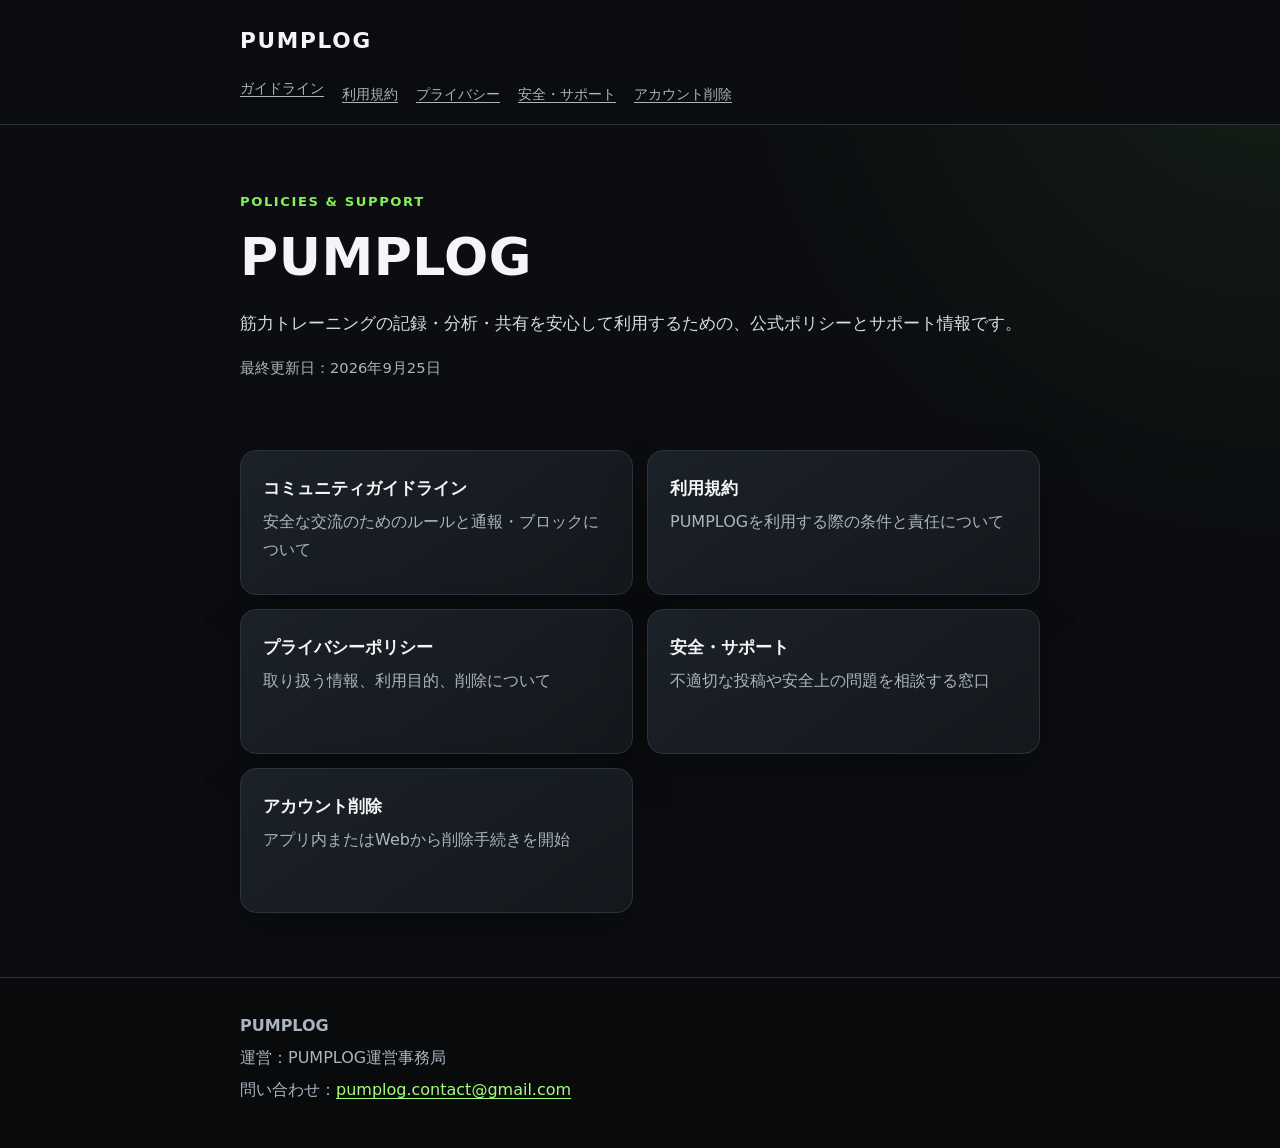
<file: index.html>
<!doctype html>
<html lang="ja">
<head>
  <meta charset="utf-8">
  <meta name="viewport" content="width=device-width, initial-scale=1">
  <meta name="description" content="PUMPLOGの公式ポリシー・安全・サポート情報です。">
  <title>PUMPLOG 公式ポリシー・サポート</title>
  <link rel="stylesheet" href="./styles.css">
</head>
<body>
  <header class="site-header">
    <div class="header-inner">
      <a class="brand" href="./" aria-current="page">PUMPLOG</a>
      <nav class="site-nav" aria-label="法務・サポート">
        <ul>
          <li><a href="./guidelines/">ガイドライン</a></li>
          <li><a href="./terms/">利用規約</a></li>
          <li><a href="./privacy/">プライバシー</a></li>
          <li><a href="./safety/">安全・サポート</a></li>
          <li><a href="./delete-account/">アカウント削除</a></li>
        </ul>
      </nav>
    </div>
  </header>
  <main>
    <section class="hero" aria-labelledby="page-title">
      <p class="eyebrow">Policies &amp; Support</p>
      <h1 id="page-title">PUMPLOG</h1>
      <p class="lead">筋力トレーニングの記録・分析・共有を安心して利用するための、公式ポリシーとサポート情報です。</p>
      <p class="updated">最終更新日：2026年9月25日</p>
    </section>
    <nav class="cards" aria-label="公式ページ一覧">
      <a class="card" href="./guidelines/"><strong>コミュニティガイドライン</strong><span>安全な交流のためのルールと通報・ブロックについて</span></a>
      <a class="card" href="./terms/"><strong>利用規約</strong><span>PUMPLOGを利用する際の条件と責任について</span></a>
      <a class="card" href="./privacy/"><strong>プライバシーポリシー</strong><span>取り扱う情報、利用目的、削除について</span></a>
      <a class="card" href="./safety/"><strong>安全・サポート</strong><span>不適切な投稿や安全上の問題を相談する窓口</span></a>
      <a class="card" href="./delete-account/"><strong>アカウント削除</strong><span>アプリ内またはWebから削除手続きを開始</span></a>
    </nav>
  </main>
  <footer class="site-footer">
    <div class="footer-inner">
      <p><strong>PUMPLOG</strong></p>
      <p>運営：PUMPLOG運営事務局</p>
      <p>問い合わせ：<a href="mailto:pumplog.contact@gmail.com">pumplog.contact@gmail.com</a></p>
    </div>
  </footer>
</body>
</html>
</file>
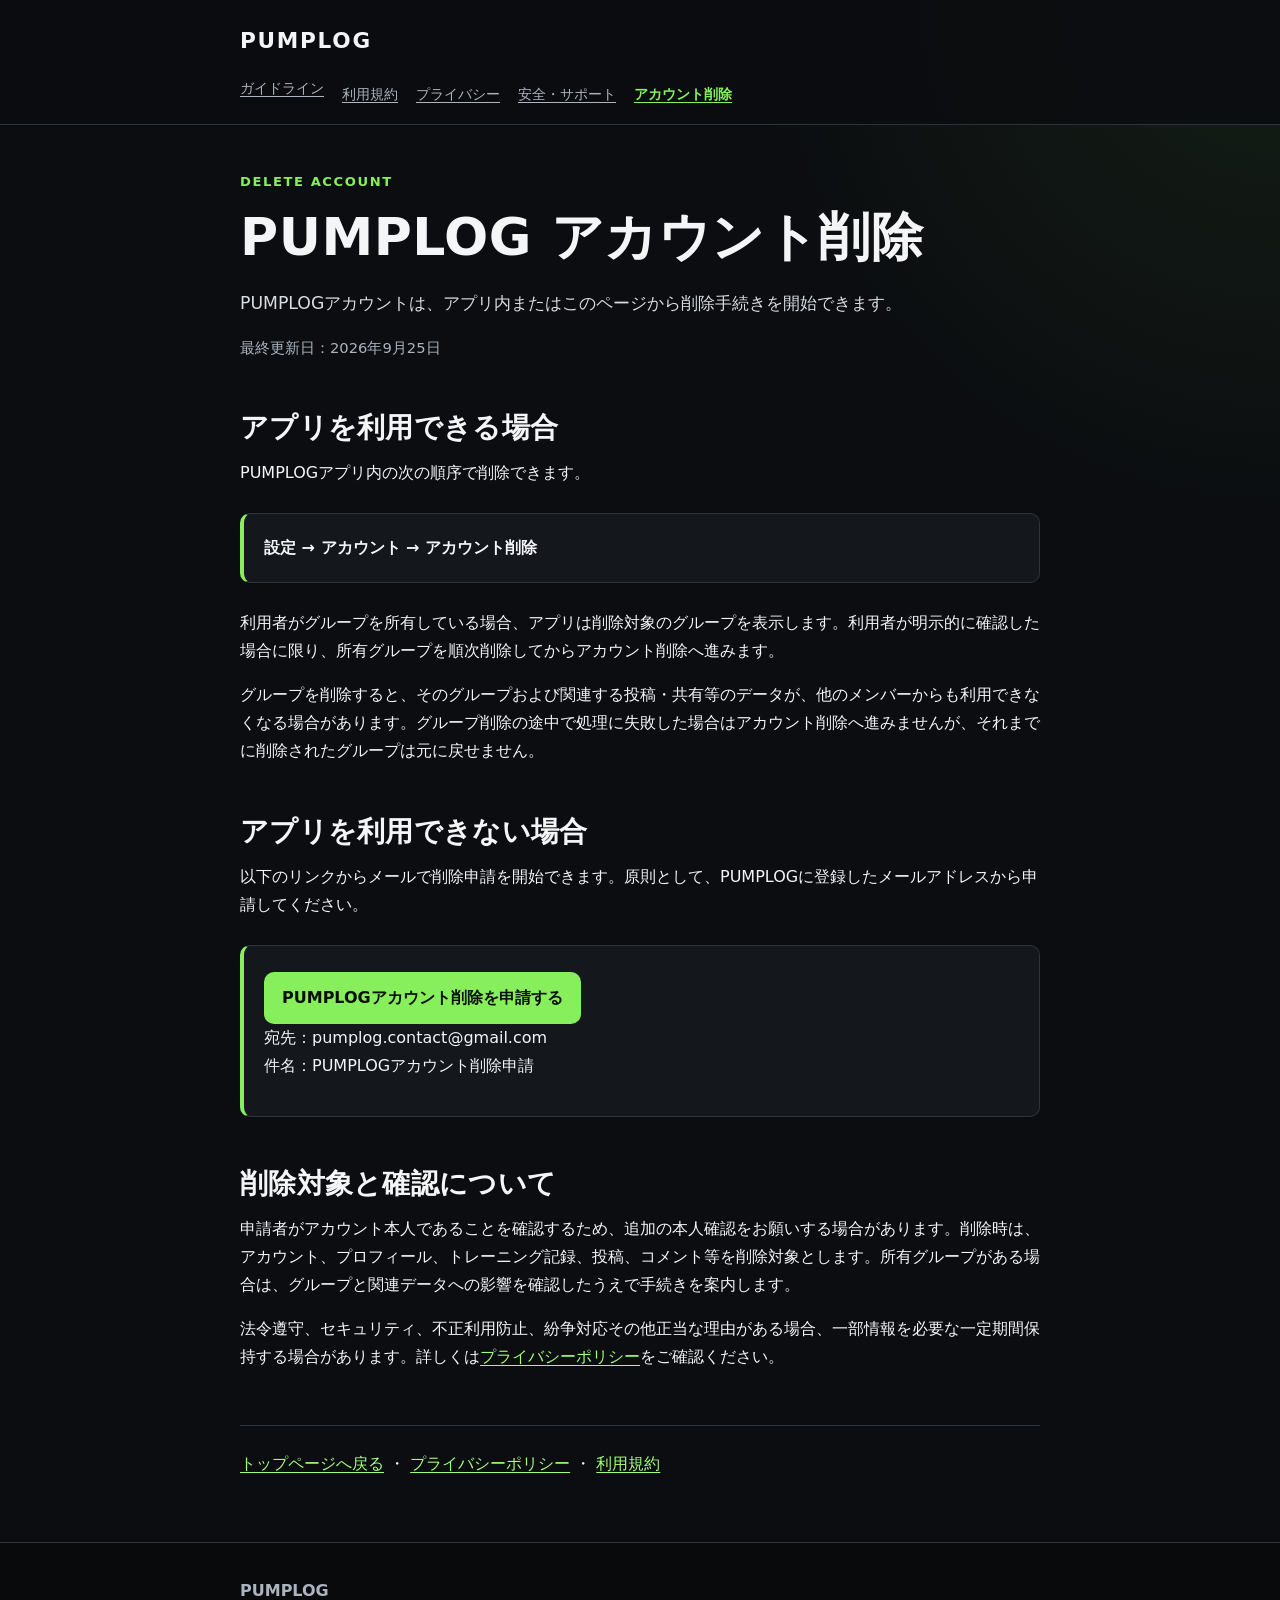
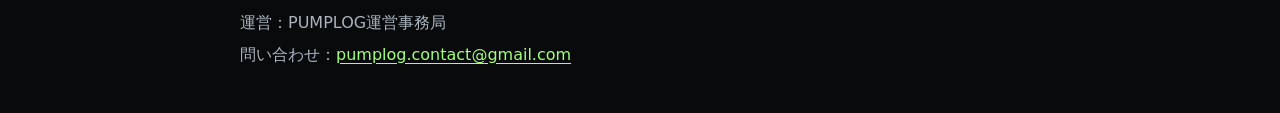
<file: delete-account/index.html>
<!doctype html>
<html lang="ja">
<head>
  <meta charset="utf-8">
  <meta name="viewport" content="width=device-width, initial-scale=1">
  <meta name="description" content="PUMPLOGアカウント削除の手続き">
  <title>アカウント削除 | PUMPLOG</title>
  <link rel="stylesheet" href="../styles.css">
</head>
<body>
  <header class="site-header"><div class="header-inner">
    <a class="brand" href="../">PUMPLOG</a>
    <nav class="site-nav" aria-label="法務・サポート"><ul>
      <li><a href="../guidelines/">ガイドライン</a></li><li><a href="../terms/">利用規約</a></li><li><a href="../privacy/">プライバシー</a></li><li><a href="../safety/">安全・サポート</a></li><li><a href="../delete-account/" aria-current="page">アカウント削除</a></li>
    </ul></nav>
  </div></header>
  <main>
    <p class="eyebrow">Delete Account</p>
    <h1>PUMPLOG アカウント削除</h1>
    <p class="lead">PUMPLOGアカウントは、アプリ内またはこのページから削除手続きを開始できます。</p>
    <p class="updated">最終更新日：2026年9月25日</p>

    <h2>アプリを利用できる場合</h2>
    <p>PUMPLOGアプリ内の次の順序で削除できます。</p>
    <div class="notice"><strong>設定 → アカウント → アカウント削除</strong></div>
    <p>利用者がグループを所有している場合、アプリは削除対象のグループを表示します。利用者が明示的に確認した場合に限り、所有グループを順次削除してからアカウント削除へ進みます。</p>
    <p>グループを削除すると、そのグループおよび関連する投稿・共有等のデータが、他のメンバーからも利用できなくなる場合があります。グループ削除の途中で処理に失敗した場合はアカウント削除へ進みませんが、それまでに削除されたグループは元に戻せません。</p>

    <h2>アプリを利用できない場合</h2>
    <p>以下のリンクからメールで削除申請を開始できます。原則として、PUMPLOGに登録したメールアドレスから申請してください。</p>
    <div class="action-box">
      <a class="button" href="mailto:pumplog.contact@gmail.com?subject=PUMPLOG%E3%82%A2%E3%82%AB%E3%82%A6%E3%83%B3%E3%83%88%E5%89%8A%E9%99%A4%E7%94%B3%E8%AB%8B">PUMPLOGアカウント削除を申請する</a>
      <p>宛先：pumplog.contact@gmail.com<br>件名：PUMPLOGアカウント削除申請</p>
    </div>

    <h2>削除対象と確認について</h2>
    <p>申請者がアカウント本人であることを確認するため、追加の本人確認をお願いする場合があります。削除時は、アカウント、プロフィール、トレーニング記録、投稿、コメント等を削除対象とします。所有グループがある場合は、グループと関連データへの影響を確認したうえで手続きを案内します。</p>
    <p>法令遵守、セキュリティ、不正利用防止、紛争対応その他正当な理由がある場合、一部情報を必要な一定期間保持する場合があります。詳しくは<a href="../privacy/">プライバシーポリシー</a>をご確認ください。</p>

    <nav class="page-links" aria-label="関連ページ"><a href="../">トップページへ戻る</a> ・ <a href="../privacy/">プライバシーポリシー</a> ・ <a href="../terms/">利用規約</a></nav>
  </main>
  <footer class="site-footer"><div class="footer-inner"><p><strong>PUMPLOG</strong></p><p>運営：PUMPLOG運営事務局</p><p>問い合わせ：<a href="mailto:pumplog.contact@gmail.com">pumplog.contact@gmail.com</a></p></div></footer>
</body>
</html>
</file>
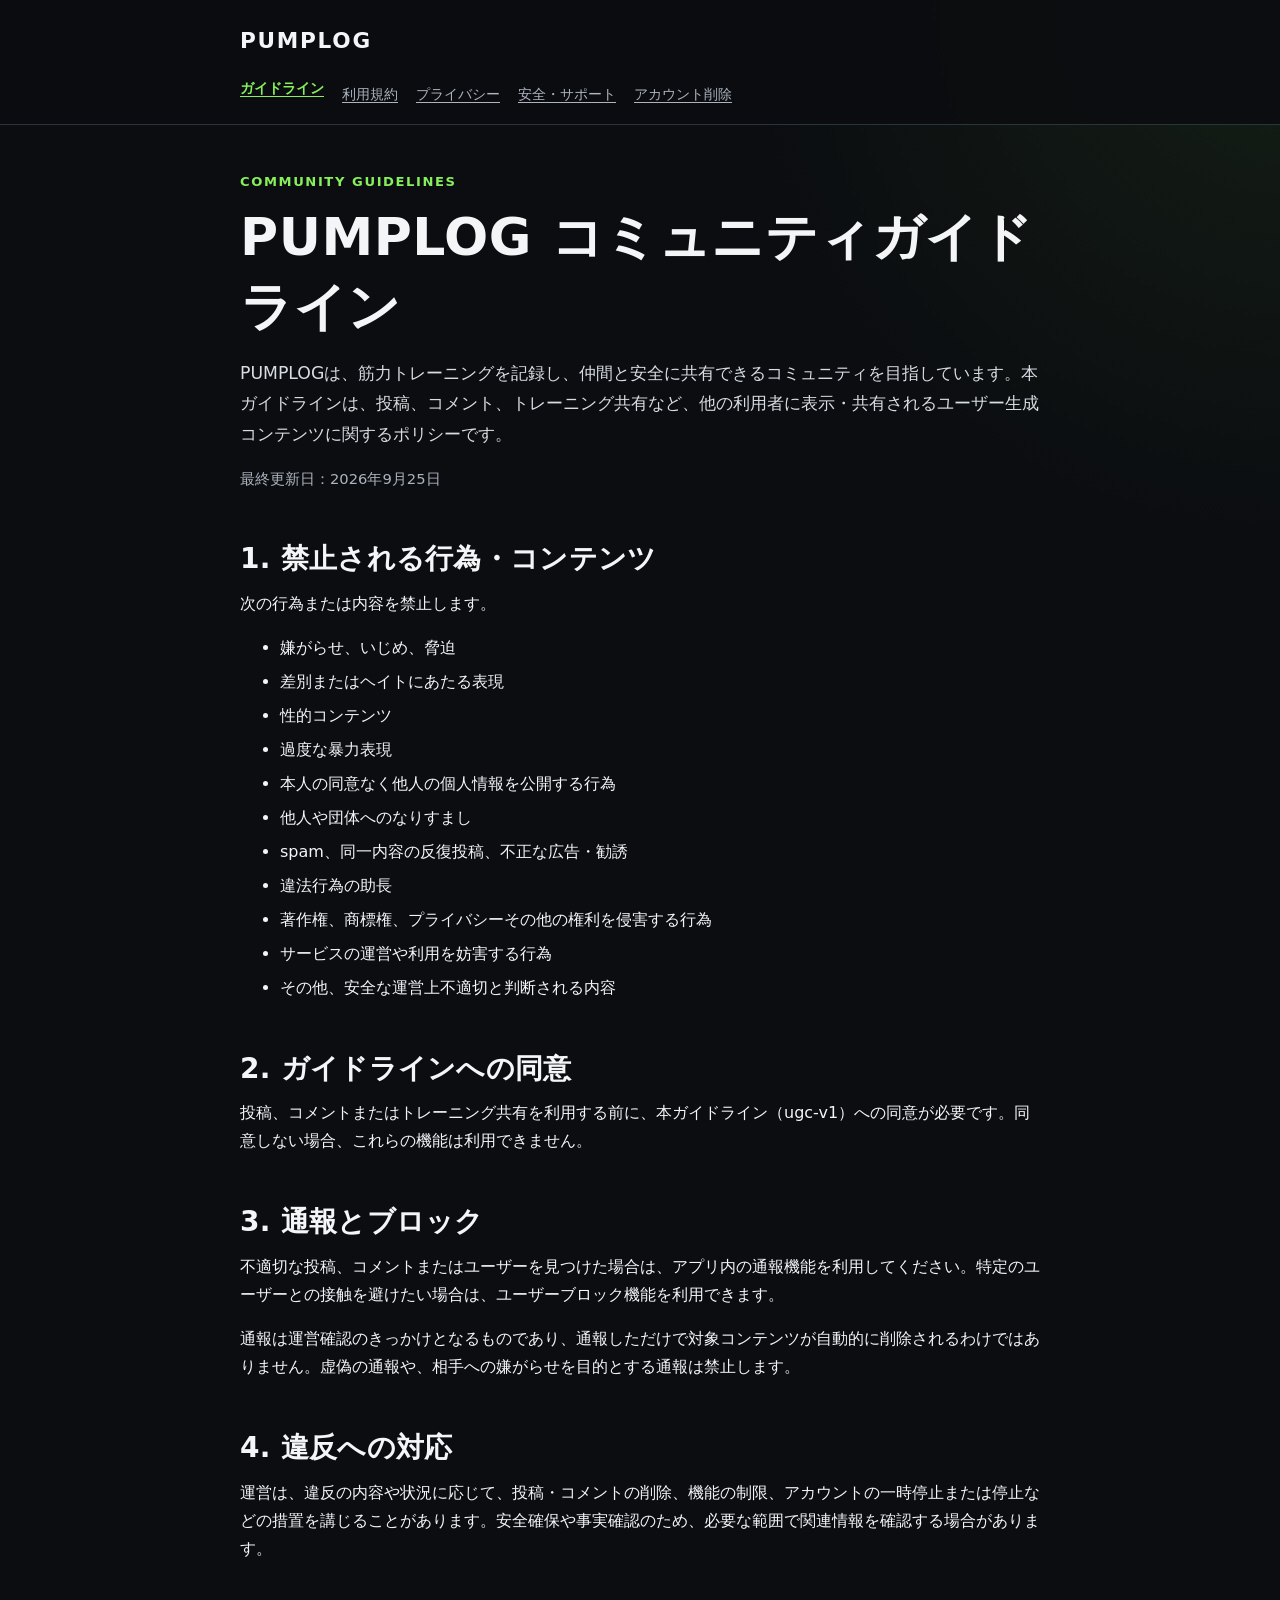
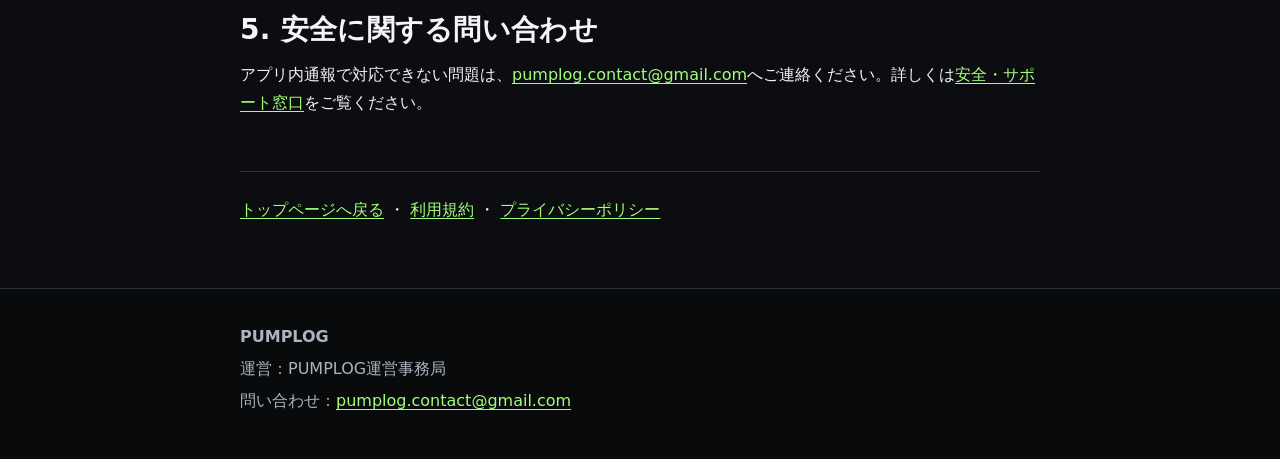
<file: guidelines/index.html>
<!doctype html>
<html lang="ja">
<head>
  <meta charset="utf-8">
  <meta name="viewport" content="width=device-width, initial-scale=1">
  <meta name="description" content="PUMPLOGコミュニティガイドライン">
  <title>コミュニティガイドライン | PUMPLOG</title>
  <link rel="stylesheet" href="../styles.css">
</head>
<body>
  <header class="site-header"><div class="header-inner">
    <a class="brand" href="../">PUMPLOG</a>
    <nav class="site-nav" aria-label="法務・サポート"><ul>
      <li><a href="../guidelines/" aria-current="page">ガイドライン</a></li><li><a href="../terms/">利用規約</a></li><li><a href="../privacy/">プライバシー</a></li><li><a href="../safety/">安全・サポート</a></li><li><a href="../delete-account/">アカウント削除</a></li>
    </ul></nav>
  </div></header>
  <main>
    <p class="eyebrow">Community Guidelines</p>
    <h1>PUMPLOG コミュニティガイドライン</h1>
    <p class="lead">PUMPLOGは、筋力トレーニングを記録し、仲間と安全に共有できるコミュニティを目指しています。本ガイドラインは、投稿、コメント、トレーニング共有など、他の利用者に表示・共有されるユーザー生成コンテンツに関するポリシーです。</p>
    <p class="updated">最終更新日：2026年9月25日</p>

    <h2>1. 禁止される行為・コンテンツ</h2>
    <p>次の行為または内容を禁止します。</p>
    <ul>
      <li>嫌がらせ、いじめ、脅迫</li>
      <li>差別またはヘイトにあたる表現</li>
      <li>性的コンテンツ</li>
      <li>過度な暴力表現</li>
      <li>本人の同意なく他人の個人情報を公開する行為</li>
      <li>他人や団体へのなりすまし</li>
      <li>spam、同一内容の反復投稿、不正な広告・勧誘</li>
      <li>違法行為の助長</li>
      <li>著作権、商標権、プライバシーその他の権利を侵害する行為</li>
      <li>サービスの運営や利用を妨害する行為</li>
      <li>その他、安全な運営上不適切と判断される内容</li>
    </ul>

    <h2>2. ガイドラインへの同意</h2>
    <p>投稿、コメントまたはトレーニング共有を利用する前に、本ガイドライン（ugc-v1）への同意が必要です。同意しない場合、これらの機能は利用できません。</p>

    <h2>3. 通報とブロック</h2>
    <p>不適切な投稿、コメントまたはユーザーを見つけた場合は、アプリ内の通報機能を利用してください。特定のユーザーとの接触を避けたい場合は、ユーザーブロック機能を利用できます。</p>
    <p>通報は運営確認のきっかけとなるものであり、通報しただけで対象コンテンツが自動的に削除されるわけではありません。虚偽の通報や、相手への嫌がらせを目的とする通報は禁止します。</p>

    <h2>4. 違反への対応</h2>
    <p>運営は、違反の内容や状況に応じて、投稿・コメントの削除、機能の制限、アカウントの一時停止または停止などの措置を講じることがあります。安全確保や事実確認のため、必要な範囲で関連情報を確認する場合があります。</p>

    <h2>5. 安全に関する問い合わせ</h2>
    <p>アプリ内通報で対応できない問題は、<a href="mailto:pumplog.contact@gmail.com?subject=PUMPLOG%20%E5%AE%89%E5%85%A8%E3%81%AB%E9%96%A2%E3%81%99%E3%82%8B%E3%81%8A%E5%95%8F%E3%81%84%E5%90%88%E3%82%8F%E3%81%9B">pumplog.contact@gmail.com</a>へご連絡ください。詳しくは<a href="../safety/">安全・サポート窓口</a>をご覧ください。</p>

    <nav class="page-links" aria-label="関連ページ"><a href="../">トップページへ戻る</a> ・ <a href="../terms/">利用規約</a> ・ <a href="../privacy/">プライバシーポリシー</a></nav>
  </main>
  <footer class="site-footer"><div class="footer-inner"><p><strong>PUMPLOG</strong></p><p>運営：PUMPLOG運営事務局</p><p>問い合わせ：<a href="mailto:pumplog.contact@gmail.com">pumplog.contact@gmail.com</a></p></div></footer>
</body>
</html>
</file>
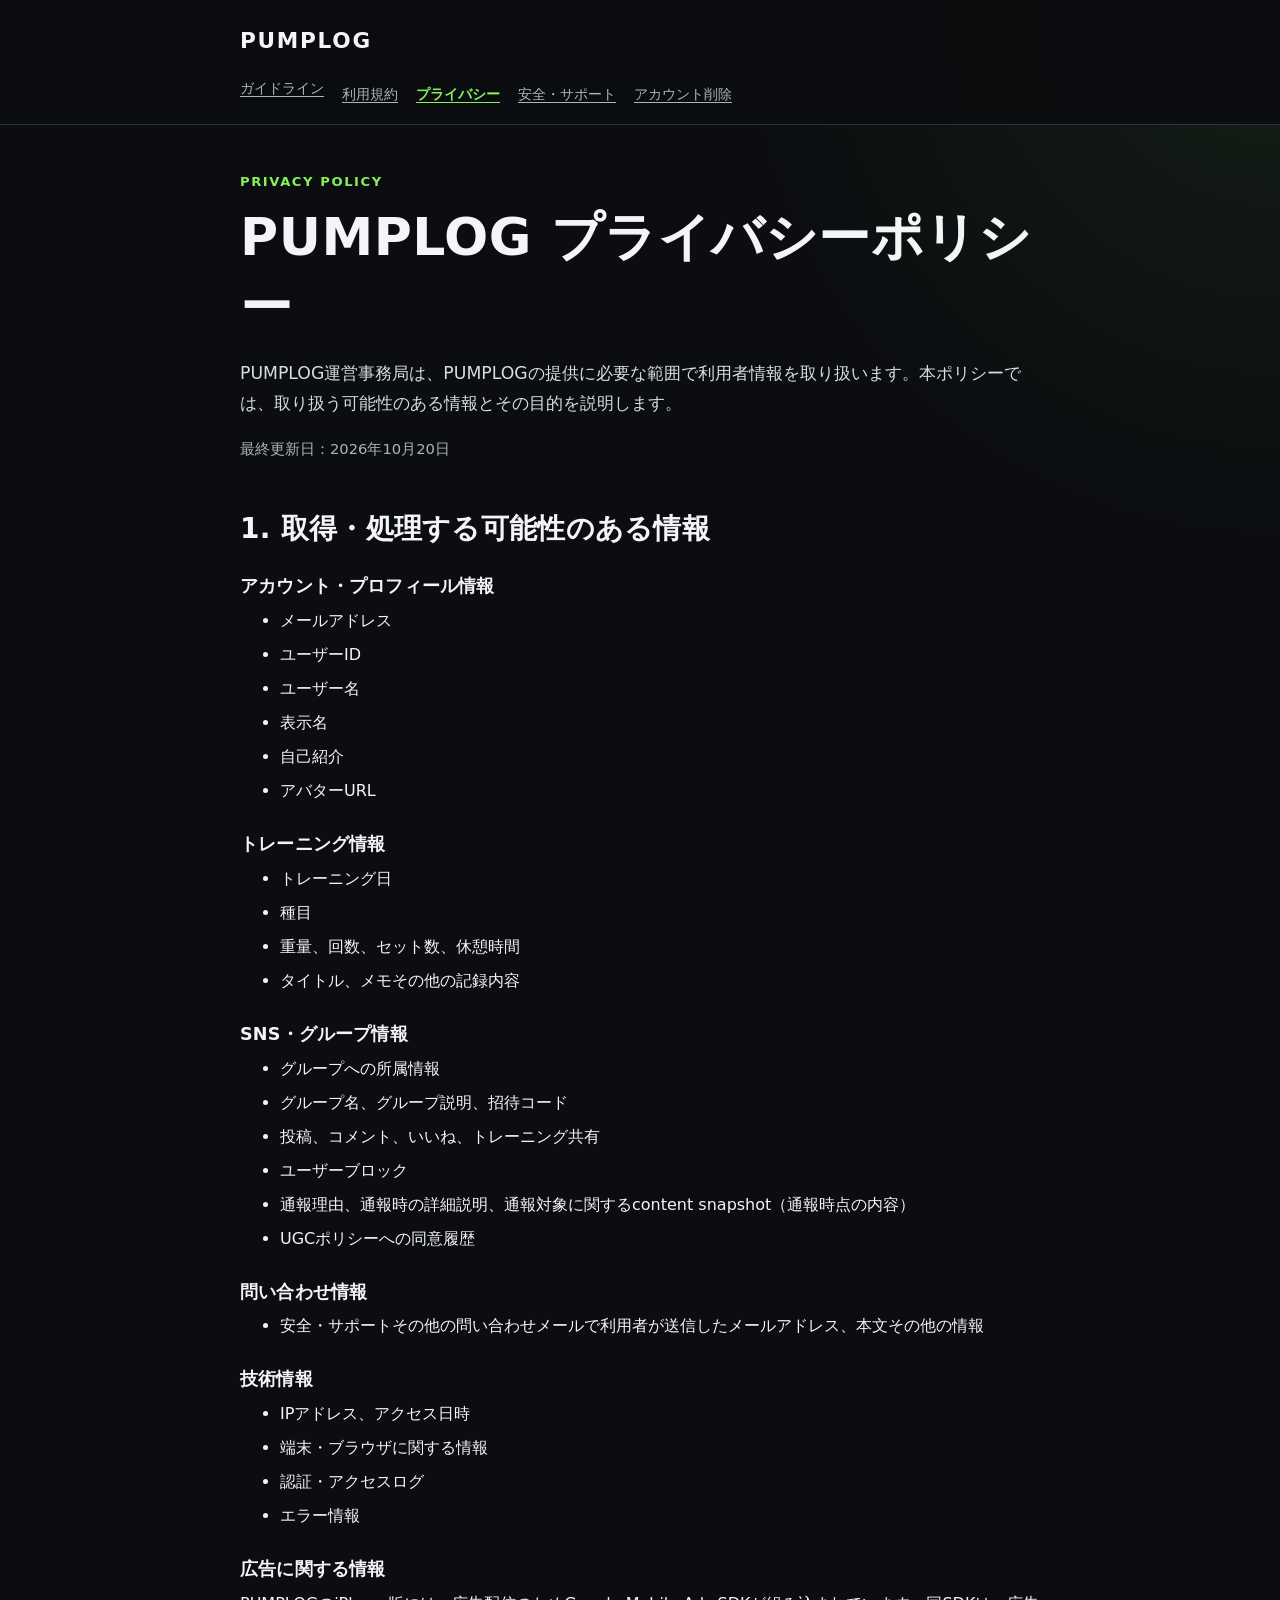
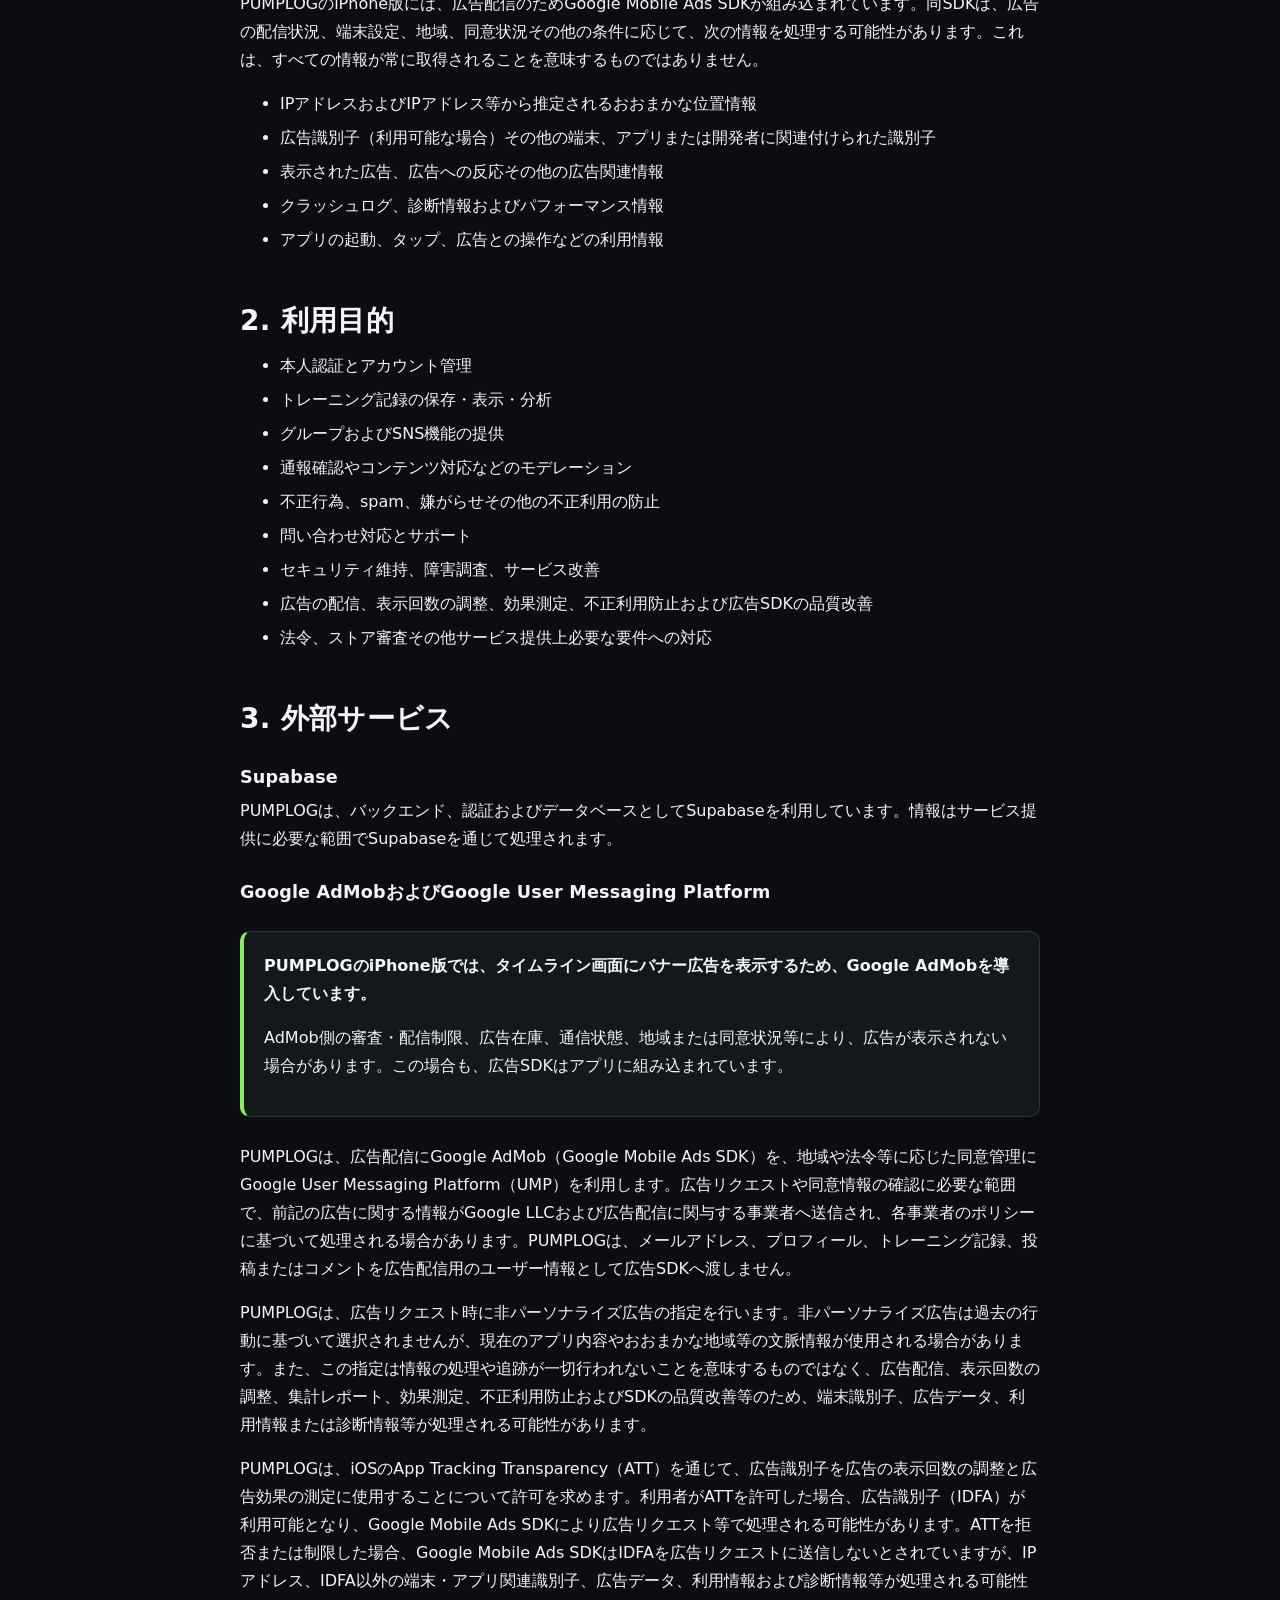
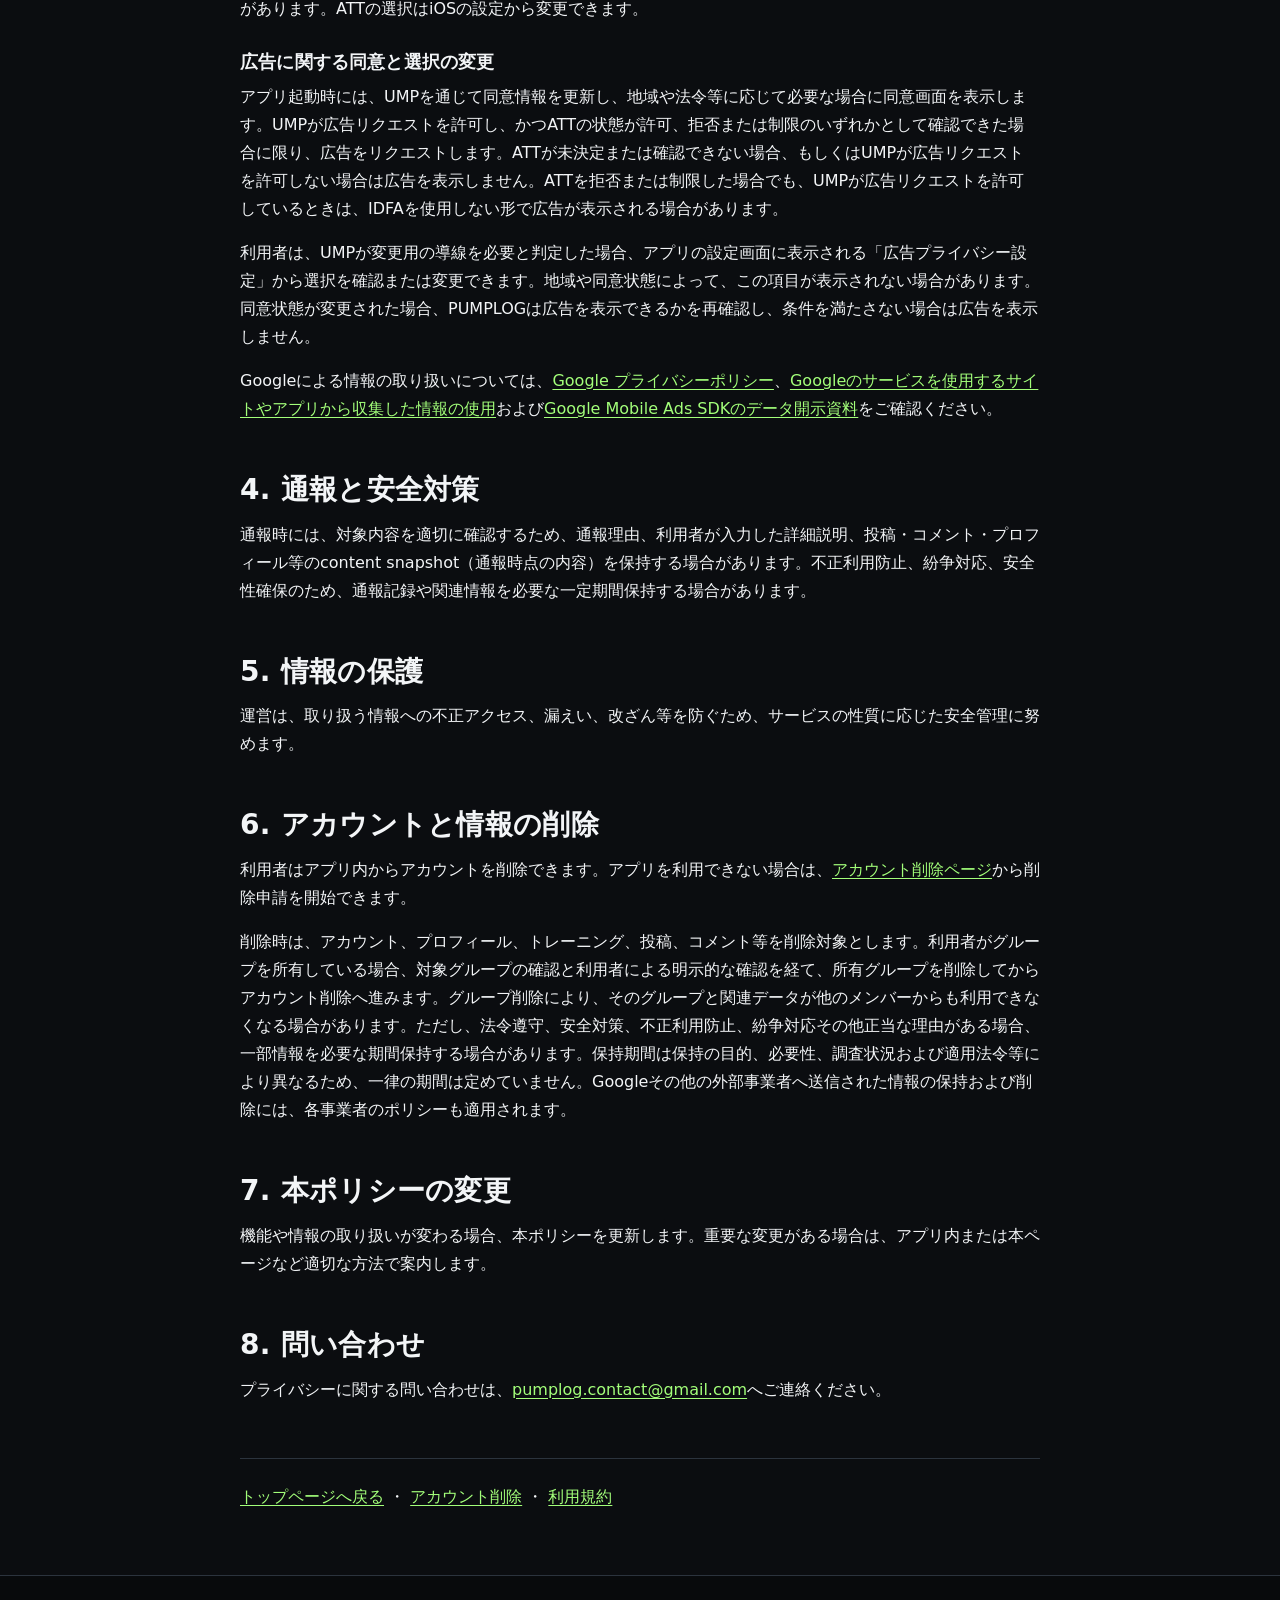
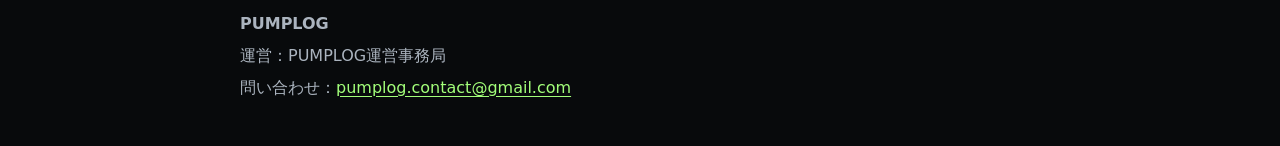
<file: privacy/index.html>
<!doctype html>
<html lang="ja">
<head>
  <meta charset="utf-8">
  <meta name="viewport" content="width=device-width, initial-scale=1">
  <meta name="description" content="PUMPLOGプライバシーポリシー">
  <title>プライバシーポリシー | PUMPLOG</title>
  <link rel="stylesheet" href="../styles.css">
</head>
<body>
  <header class="site-header"><div class="header-inner">
    <a class="brand" href="../">PUMPLOG</a>
    <nav class="site-nav" aria-label="法務・サポート"><ul>
      <li><a href="../guidelines/">ガイドライン</a></li><li><a href="../terms/">利用規約</a></li><li><a href="../privacy/" aria-current="page">プライバシー</a></li><li><a href="../safety/">安全・サポート</a></li><li><a href="../delete-account/">アカウント削除</a></li>
    </ul></nav>
  </div></header>
  <main>
    <p class="eyebrow">Privacy Policy</p>
    <h1>PUMPLOG プライバシーポリシー</h1>
    <p class="lead">PUMPLOG運営事務局は、PUMPLOGの提供に必要な範囲で利用者情報を取り扱います。本ポリシーでは、取り扱う可能性のある情報とその目的を説明します。</p>
    <p class="updated">最終更新日：2026年10月20日</p>

    <h2>1. 取得・処理する可能性のある情報</h2>
    <h3>アカウント・プロフィール情報</h3>
    <ul><li>メールアドレス</li><li>ユーザーID</li><li>ユーザー名</li><li>表示名</li><li>自己紹介</li><li>アバターURL</li></ul>
    <h3>トレーニング情報</h3>
    <ul><li>トレーニング日</li><li>種目</li><li>重量、回数、セット数、休憩時間</li><li>タイトル、メモその他の記録内容</li></ul>
    <h3>SNS・グループ情報</h3>
    <ul><li>グループへの所属情報</li><li>グループ名、グループ説明、招待コード</li><li>投稿、コメント、いいね、トレーニング共有</li><li>ユーザーブロック</li><li>通報理由、通報時の詳細説明、通報対象に関するcontent snapshot（通報時点の内容）</li><li>UGCポリシーへの同意履歴</li></ul>
    <h3>問い合わせ情報</h3>
    <ul><li>安全・サポートその他の問い合わせメールで利用者が送信したメールアドレス、本文その他の情報</li></ul>
    <h3>技術情報</h3>
    <ul><li>IPアドレス、アクセス日時</li><li>端末・ブラウザに関する情報</li><li>認証・アクセスログ</li><li>エラー情報</li></ul>
    <h3>広告に関する情報</h3>
    <p>PUMPLOGのiPhone版には、広告配信のためGoogle Mobile Ads SDKが組み込まれています。同SDKは、広告の配信状況、端末設定、地域、同意状況その他の条件に応じて、次の情報を処理する可能性があります。これは、すべての情報が常に取得されることを意味するものではありません。</p>
    <ul>
      <li>IPアドレスおよびIPアドレス等から推定されるおおまかな位置情報</li>
      <li>広告識別子（利用可能な場合）その他の端末、アプリまたは開発者に関連付けられた識別子</li>
      <li>表示された広告、広告への反応その他の広告関連情報</li>
      <li>クラッシュログ、診断情報およびパフォーマンス情報</li>
      <li>アプリの起動、タップ、広告との操作などの利用情報</li>
    </ul>

    <h2>2. 利用目的</h2>
    <ul>
      <li>本人認証とアカウント管理</li>
      <li>トレーニング記録の保存・表示・分析</li>
      <li>グループおよびSNS機能の提供</li>
      <li>通報確認やコンテンツ対応などのモデレーション</li>
      <li>不正行為、spam、嫌がらせその他の不正利用の防止</li>
      <li>問い合わせ対応とサポート</li>
      <li>セキュリティ維持、障害調査、サービス改善</li>
      <li>広告の配信、表示回数の調整、効果測定、不正利用防止および広告SDKの品質改善</li>
      <li>法令、ストア審査その他サービス提供上必要な要件への対応</li>
    </ul>

    <h2>3. 外部サービス</h2>
    <h3>Supabase</h3>
    <p>PUMPLOGは、バックエンド、認証およびデータベースとしてSupabaseを利用しています。情報はサービス提供に必要な範囲でSupabaseを通じて処理されます。</p>

    <h3>Google AdMobおよびGoogle User Messaging Platform</h3>
    <div class="notice">
      <p><strong>PUMPLOGのiPhone版では、タイムライン画面にバナー広告を表示するため、Google AdMobを導入しています。</strong></p>
      <p>AdMob側の審査・配信制限、広告在庫、通信状態、地域または同意状況等により、広告が表示されない場合があります。この場合も、広告SDKはアプリに組み込まれています。</p>
    </div>
    <p>PUMPLOGは、広告配信にGoogle AdMob（Google Mobile Ads SDK）を、地域や法令等に応じた同意管理にGoogle User Messaging Platform（UMP）を利用します。広告リクエストや同意情報の確認に必要な範囲で、前記の広告に関する情報がGoogle LLCおよび広告配信に関与する事業者へ送信され、各事業者のポリシーに基づいて処理される場合があります。PUMPLOGは、メールアドレス、プロフィール、トレーニング記録、投稿またはコメントを広告配信用のユーザー情報として広告SDKへ渡しません。</p>
    <p>PUMPLOGは、広告リクエスト時に非パーソナライズ広告の指定を行います。非パーソナライズ広告は過去の行動に基づいて選択されませんが、現在のアプリ内容やおおまかな地域等の文脈情報が使用される場合があります。また、この指定は情報の処理や追跡が一切行われないことを意味するものではなく、広告配信、表示回数の調整、集計レポート、効果測定、不正利用防止およびSDKの品質改善等のため、端末識別子、広告データ、利用情報または診断情報等が処理される可能性があります。</p>
    <p>PUMPLOGは、iOSのApp Tracking Transparency（ATT）を通じて、広告識別子を広告の表示回数の調整と広告効果の測定に使用することについて許可を求めます。利用者がATTを許可した場合、広告識別子（IDFA）が利用可能となり、Google Mobile Ads SDKにより広告リクエスト等で処理される可能性があります。ATTを拒否または制限した場合、Google Mobile Ads SDKはIDFAを広告リクエストに送信しないとされていますが、IPアドレス、IDFA以外の端末・アプリ関連識別子、広告データ、利用情報および診断情報等が処理される可能性があります。ATTの選択はiOSの設定から変更できます。</p>

    <h3>広告に関する同意と選択の変更</h3>
    <p>アプリ起動時には、UMPを通じて同意情報を更新し、地域や法令等に応じて必要な場合に同意画面を表示します。UMPが広告リクエストを許可し、かつATTの状態が許可、拒否または制限のいずれかとして確認できた場合に限り、広告をリクエストします。ATTが未決定または確認できない場合、もしくはUMPが広告リクエストを許可しない場合は広告を表示しません。ATTを拒否または制限した場合でも、UMPが広告リクエストを許可しているときは、IDFAを使用しない形で広告が表示される場合があります。</p>
    <p>利用者は、UMPが変更用の導線を必要と判定した場合、アプリの設定画面に表示される「広告プライバシー設定」から選択を確認または変更できます。地域や同意状態によって、この項目が表示されない場合があります。同意状態が変更された場合、PUMPLOGは広告を表示できるかを再確認し、条件を満たさない場合は広告を表示しません。</p>
    <p>Googleによる情報の取り扱いについては、<a href="https://policies.google.com/privacy?hl=ja">Google プライバシーポリシー</a>、<a href="https://policies.google.com/technologies/partner-sites?hl=ja">Googleのサービスを使用するサイトやアプリから収集した情報の使用</a>および<a href="https://developers.google.com/admob/ios/privacy/data-disclosure">Google Mobile Ads SDKのデータ開示資料</a>をご確認ください。</p>

    <h2>4. 通報と安全対策</h2>
    <p>通報時には、対象内容を適切に確認するため、通報理由、利用者が入力した詳細説明、投稿・コメント・プロフィール等のcontent snapshot（通報時点の内容）を保持する場合があります。不正利用防止、紛争対応、安全性確保のため、通報記録や関連情報を必要な一定期間保持する場合があります。</p>

    <h2>5. 情報の保護</h2>
    <p>運営は、取り扱う情報への不正アクセス、漏えい、改ざん等を防ぐため、サービスの性質に応じた安全管理に努めます。</p>

    <h2>6. アカウントと情報の削除</h2>
    <p>利用者はアプリ内からアカウントを削除できます。アプリを利用できない場合は、<a href="../delete-account/">アカウント削除ページ</a>から削除申請を開始できます。</p>
    <p>削除時は、アカウント、プロフィール、トレーニング、投稿、コメント等を削除対象とします。利用者がグループを所有している場合、対象グループの確認と利用者による明示的な確認を経て、所有グループを削除してからアカウント削除へ進みます。グループ削除により、そのグループと関連データが他のメンバーからも利用できなくなる場合があります。ただし、法令遵守、安全対策、不正利用防止、紛争対応その他正当な理由がある場合、一部情報を必要な期間保持する場合があります。保持期間は保持の目的、必要性、調査状況および適用法令等により異なるため、一律の期間は定めていません。Googleその他の外部事業者へ送信された情報の保持および削除には、各事業者のポリシーも適用されます。</p>

    <h2>7. 本ポリシーの変更</h2>
    <p>機能や情報の取り扱いが変わる場合、本ポリシーを更新します。重要な変更がある場合は、アプリ内または本ページなど適切な方法で案内します。</p>

    <h2>8. 問い合わせ</h2>
    <p>プライバシーに関する問い合わせは、<a href="mailto:pumplog.contact@gmail.com">pumplog.contact@gmail.com</a>へご連絡ください。</p>

    <nav class="page-links" aria-label="関連ページ"><a href="../">トップページへ戻る</a> ・ <a href="../delete-account/">アカウント削除</a> ・ <a href="../terms/">利用規約</a></nav>
  </main>
  <footer class="site-footer"><div class="footer-inner"><p><strong>PUMPLOG</strong></p><p>運営：PUMPLOG運営事務局</p><p>問い合わせ：<a href="mailto:pumplog.contact@gmail.com">pumplog.contact@gmail.com</a></p></div></footer>
</body>
</html>
</file>
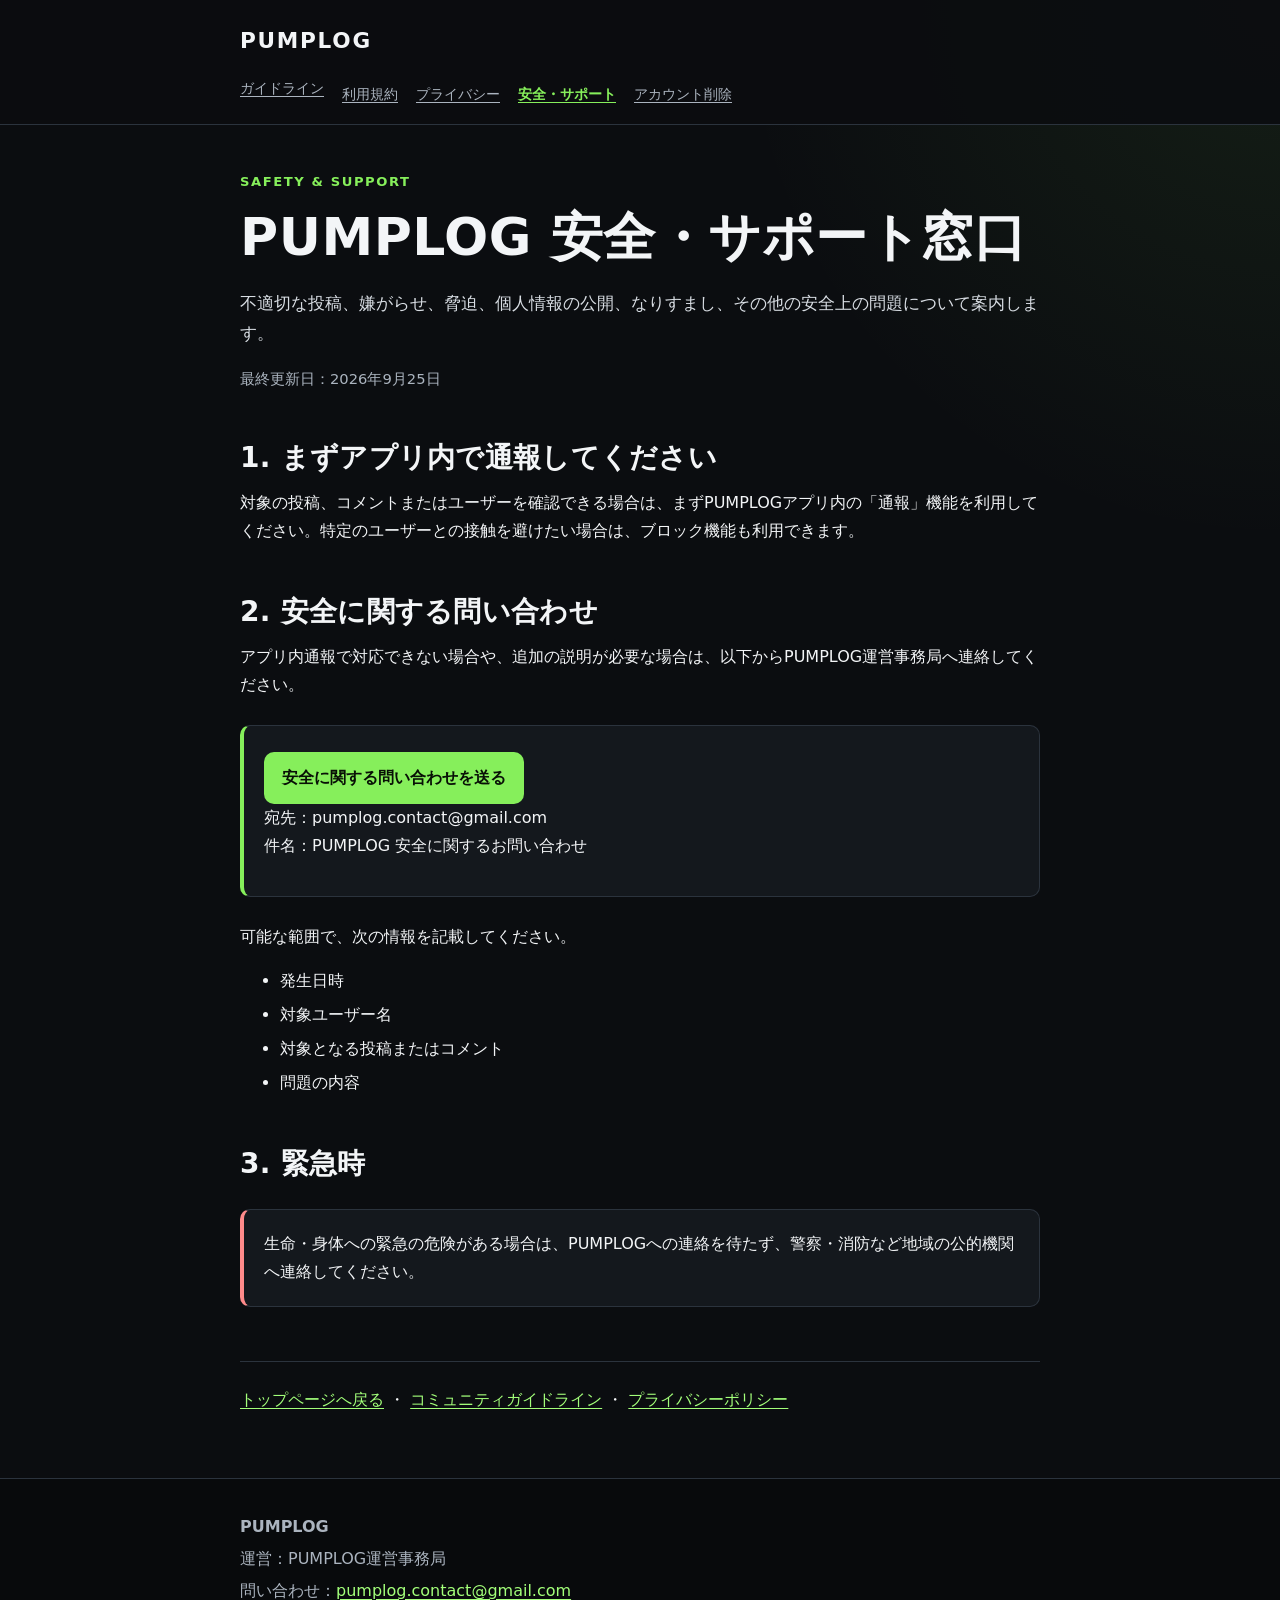
<file: safety/index.html>
<!doctype html>
<html lang="ja">
<head>
  <meta charset="utf-8">
  <meta name="viewport" content="width=device-width, initial-scale=1">
  <meta name="description" content="PUMPLOGの安全・サポート窓口">
  <title>安全・サポート | PUMPLOG</title>
  <link rel="stylesheet" href="../styles.css">
</head>
<body>
  <header class="site-header"><div class="header-inner">
    <a class="brand" href="../">PUMPLOG</a>
    <nav class="site-nav" aria-label="法務・サポート"><ul>
      <li><a href="../guidelines/">ガイドライン</a></li><li><a href="../terms/">利用規約</a></li><li><a href="../privacy/">プライバシー</a></li><li><a href="../safety/" aria-current="page">安全・サポート</a></li><li><a href="../delete-account/">アカウント削除</a></li>
    </ul></nav>
  </div></header>
  <main>
    <p class="eyebrow">Safety &amp; Support</p>
    <h1>PUMPLOG 安全・サポート窓口</h1>
    <p class="lead">不適切な投稿、嫌がらせ、脅迫、個人情報の公開、なりすまし、その他の安全上の問題について案内します。</p>
    <p class="updated">最終更新日：2026年9月25日</p>

    <h2>1. まずアプリ内で通報してください</h2>
    <p>対象の投稿、コメントまたはユーザーを確認できる場合は、まずPUMPLOGアプリ内の「通報」機能を利用してください。特定のユーザーとの接触を避けたい場合は、ブロック機能も利用できます。</p>

    <h2>2. 安全に関する問い合わせ</h2>
    <p>アプリ内通報で対応できない場合や、追加の説明が必要な場合は、以下からPUMPLOG運営事務局へ連絡してください。</p>
    <div class="action-box">
      <a class="button" href="mailto:pumplog.contact@gmail.com?subject=PUMPLOG%20%E5%AE%89%E5%85%A8%E3%81%AB%E9%96%A2%E3%81%99%E3%82%8B%E3%81%8A%E5%95%8F%E3%81%84%E5%90%88%E3%82%8F%E3%81%9B">安全に関する問い合わせを送る</a>
      <p>宛先：pumplog.contact@gmail.com<br>件名：PUMPLOG 安全に関するお問い合わせ</p>
    </div>
    <p>可能な範囲で、次の情報を記載してください。</p>
    <ul><li>発生日時</li><li>対象ユーザー名</li><li>対象となる投稿またはコメント</li><li>問題の内容</li></ul>

    <h2>3. 緊急時</h2>
    <div class="notice notice--urgent">生命・身体への緊急の危険がある場合は、PUMPLOGへの連絡を待たず、警察・消防など地域の公的機関へ連絡してください。</div>

    <nav class="page-links" aria-label="関連ページ"><a href="../">トップページへ戻る</a> ・ <a href="../guidelines/">コミュニティガイドライン</a> ・ <a href="../privacy/">プライバシーポリシー</a></nav>
  </main>
  <footer class="site-footer"><div class="footer-inner"><p><strong>PUMPLOG</strong></p><p>運営：PUMPLOG運営事務局</p><p>問い合わせ：<a href="mailto:pumplog.contact@gmail.com">pumplog.contact@gmail.com</a></p></div></footer>
</body>
</html>
</file>
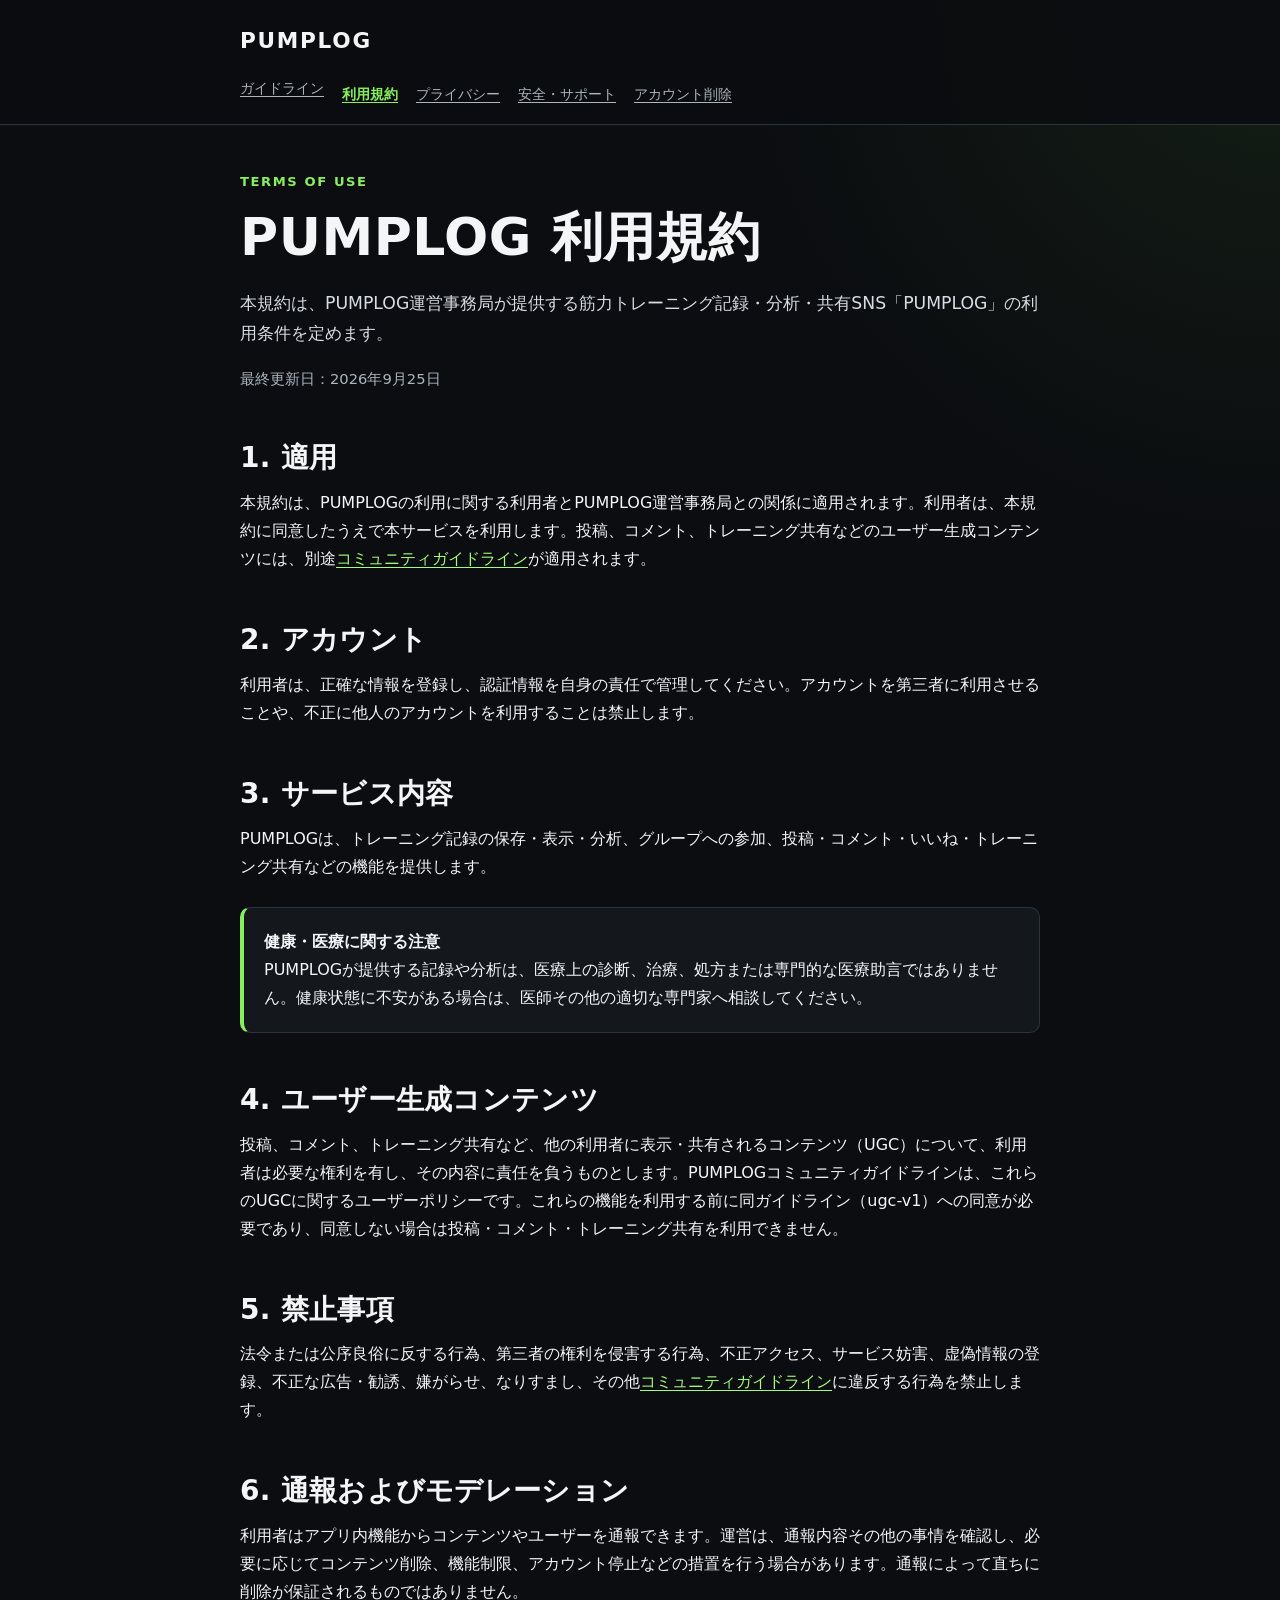
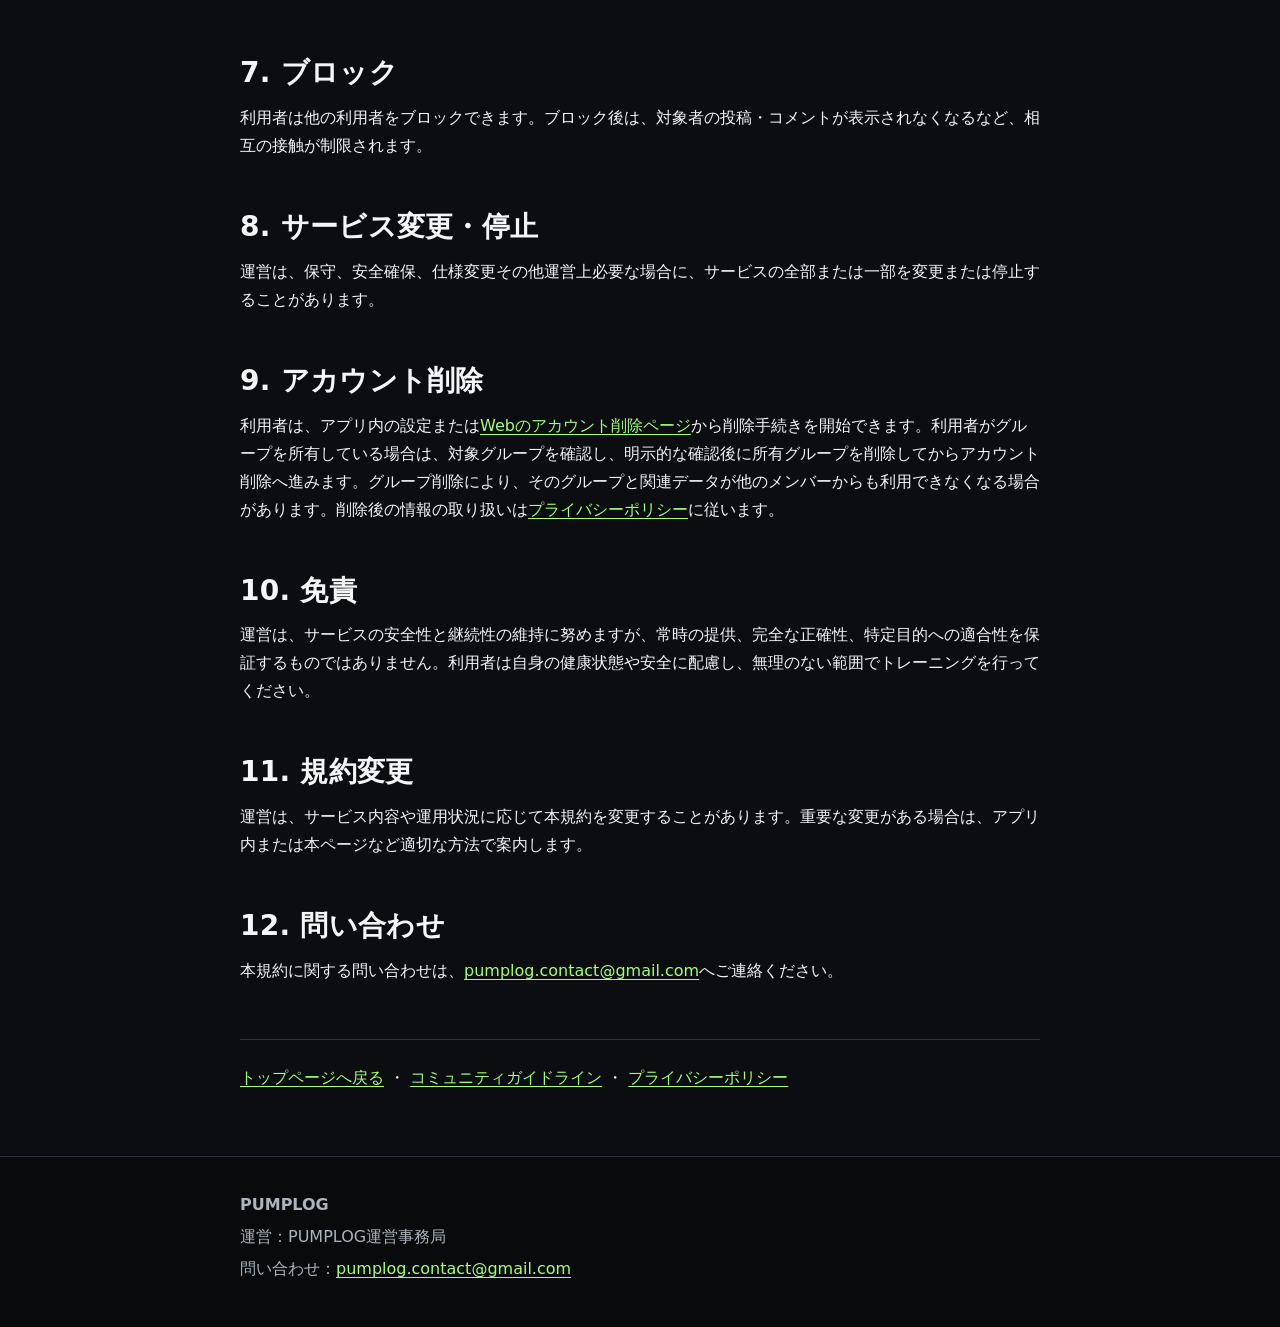
<file: terms/index.html>
<!doctype html>
<html lang="ja">
<head>
  <meta charset="utf-8">
  <meta name="viewport" content="width=device-width, initial-scale=1">
  <meta name="description" content="PUMPLOG利用規約">
  <title>利用規約 | PUMPLOG</title>
  <link rel="stylesheet" href="../styles.css">
</head>
<body>
  <header class="site-header"><div class="header-inner">
    <a class="brand" href="../">PUMPLOG</a>
    <nav class="site-nav" aria-label="法務・サポート"><ul>
      <li><a href="../guidelines/">ガイドライン</a></li><li><a href="../terms/" aria-current="page">利用規約</a></li><li><a href="../privacy/">プライバシー</a></li><li><a href="../safety/">安全・サポート</a></li><li><a href="../delete-account/">アカウント削除</a></li>
    </ul></nav>
  </div></header>
  <main>
    <p class="eyebrow">Terms of Use</p>
    <h1>PUMPLOG 利用規約</h1>
    <p class="lead">本規約は、PUMPLOG運営事務局が提供する筋力トレーニング記録・分析・共有SNS「PUMPLOG」の利用条件を定めます。</p>
    <p class="updated">最終更新日：2026年9月25日</p>

    <h2>1. 適用</h2>
    <p>本規約は、PUMPLOGの利用に関する利用者とPUMPLOG運営事務局との関係に適用されます。利用者は、本規約に同意したうえで本サービスを利用します。投稿、コメント、トレーニング共有などのユーザー生成コンテンツには、別途<a href="../guidelines/">コミュニティガイドライン</a>が適用されます。</p>

    <h2>2. アカウント</h2>
    <p>利用者は、正確な情報を登録し、認証情報を自身の責任で管理してください。アカウントを第三者に利用させることや、不正に他人のアカウントを利用することは禁止します。</p>

    <h2>3. サービス内容</h2>
    <p>PUMPLOGは、トレーニング記録の保存・表示・分析、グループへの参加、投稿・コメント・いいね・トレーニング共有などの機能を提供します。</p>
    <div class="notice"><strong>健康・医療に関する注意</strong><br>PUMPLOGが提供する記録や分析は、医療上の診断、治療、処方または専門的な医療助言ではありません。健康状態に不安がある場合は、医師その他の適切な専門家へ相談してください。</div>

    <h2>4. ユーザー生成コンテンツ</h2>
    <p>投稿、コメント、トレーニング共有など、他の利用者に表示・共有されるコンテンツ（UGC）について、利用者は必要な権利を有し、その内容に責任を負うものとします。PUMPLOGコミュニティガイドラインは、これらのUGCに関するユーザーポリシーです。これらの機能を利用する前に同ガイドライン（ugc-v1）への同意が必要であり、同意しない場合は投稿・コメント・トレーニング共有を利用できません。</p>

    <h2>5. 禁止事項</h2>
    <p>法令または公序良俗に反する行為、第三者の権利を侵害する行為、不正アクセス、サービス妨害、虚偽情報の登録、不正な広告・勧誘、嫌がらせ、なりすまし、その他<a href="../guidelines/">コミュニティガイドライン</a>に違反する行為を禁止します。</p>

    <h2>6. 通報およびモデレーション</h2>
    <p>利用者はアプリ内機能からコンテンツやユーザーを通報できます。運営は、通報内容その他の事情を確認し、必要に応じてコンテンツ削除、機能制限、アカウント停止などの措置を行う場合があります。通報によって直ちに削除が保証されるものではありません。</p>

    <h2>7. ブロック</h2>
    <p>利用者は他の利用者をブロックできます。ブロック後は、対象者の投稿・コメントが表示されなくなるなど、相互の接触が制限されます。</p>

    <h2>8. サービス変更・停止</h2>
    <p>運営は、保守、安全確保、仕様変更その他運営上必要な場合に、サービスの全部または一部を変更または停止することがあります。</p>

    <h2>9. アカウント削除</h2>
    <p>利用者は、アプリ内の設定または<a href="../delete-account/">Webのアカウント削除ページ</a>から削除手続きを開始できます。利用者がグループを所有している場合は、対象グループを確認し、明示的な確認後に所有グループを削除してからアカウント削除へ進みます。グループ削除により、そのグループと関連データが他のメンバーからも利用できなくなる場合があります。削除後の情報の取り扱いは<a href="../privacy/">プライバシーポリシー</a>に従います。</p>

    <h2>10. 免責</h2>
    <p>運営は、サービスの安全性と継続性の維持に努めますが、常時の提供、完全な正確性、特定目的への適合性を保証するものではありません。利用者は自身の健康状態や安全に配慮し、無理のない範囲でトレーニングを行ってください。</p>

    <h2>11. 規約変更</h2>
    <p>運営は、サービス内容や運用状況に応じて本規約を変更することがあります。重要な変更がある場合は、アプリ内または本ページなど適切な方法で案内します。</p>

    <h2>12. 問い合わせ</h2>
    <p>本規約に関する問い合わせは、<a href="mailto:pumplog.contact@gmail.com">pumplog.contact@gmail.com</a>へご連絡ください。</p>

    <nav class="page-links" aria-label="関連ページ"><a href="../">トップページへ戻る</a> ・ <a href="../guidelines/">コミュニティガイドライン</a> ・ <a href="../privacy/">プライバシーポリシー</a></nav>
  </main>
  <footer class="site-footer"><div class="footer-inner"><p><strong>PUMPLOG</strong></p><p>運営：PUMPLOG運営事務局</p><p>問い合わせ：<a href="mailto:pumplog.contact@gmail.com">pumplog.contact@gmail.com</a></p></div></footer>
</body>
</html>
</file>
<file: styles.css>
:root {
  color-scheme: dark;
  --bg: #0b0d10;
  --surface: #14181d;
  --surface-strong: #1b2128;
  --text: #f3f5f7;
  --muted: #abb4bf;
  --accent: #86ef5b;
  --accent-strong: #a3ff7a;
  --border: #2b333d;
  --danger: #ff8b8b;
  --radius: 16px;
  --shadow: 0 18px 45px rgba(0, 0, 0, 0.24);
}

* { box-sizing: border-box; }

html { scroll-behavior: smooth; }

body {
  margin: 0;
  min-height: 100vh;
  background:
    radial-gradient(circle at top right, rgba(134, 239, 91, 0.08), transparent 34rem),
    var(--bg);
  color: var(--text);
  font-family: system-ui, -apple-system, BlinkMacSystemFont, "Segoe UI", sans-serif;
  font-size: 16px;
  line-height: 1.75;
}

a { color: var(--accent-strong); text-underline-offset: 0.2em; }
a:hover { text-decoration-thickness: 2px; }
a:focus-visible, .button:focus-visible {
  outline: 3px solid var(--accent);
  outline-offset: 4px;
  border-radius: 4px;
}

.site-header {
  border-bottom: 1px solid var(--border);
  background: rgba(11, 13, 16, 0.92);
}

.header-inner, main, .footer-inner {
  width: min(100% - 32px, 800px);
  margin-inline: auto;
}

.header-inner { padding: 22px 0 16px; }
.brand {
  display: inline-block;
  color: var(--text);
  font-size: 1.35rem;
  font-weight: 800;
  letter-spacing: 0.08em;
  text-decoration: none;
}

.site-nav ul {
  display: flex;
  flex-wrap: wrap;
  gap: 8px 18px;
  margin: 14px 0 0;
  padding: 0;
  list-style: none;
}

.site-nav a { color: var(--muted); font-size: 0.9rem; }
.site-nav a[aria-current="page"] { color: var(--accent); font-weight: 700; }

main { padding: 46px 0 64px; }
.hero { padding: 20px 0 28px; }
.eyebrow {
  margin: 0 0 8px;
  color: var(--accent);
  font-size: 0.82rem;
  font-weight: 800;
  letter-spacing: 0.12em;
  text-transform: uppercase;
}

h1, h2, h3 { line-height: 1.35; letter-spacing: 0.01em; }
h1 { margin: 0 0 16px; font-size: clamp(2rem, 9vw, 3.25rem); }
h2 { margin: 48px 0 12px; font-size: clamp(1.35rem, 5vw, 1.75rem); }
h3 { margin: 28px 0 8px; font-size: 1.1rem; }
p, ul, ol { margin-top: 0; }
li + li { margin-top: 6px; }
.lead { color: #d8dde3; font-size: 1.08rem; }
.updated { color: var(--muted); font-size: 0.92rem; }

.cards {
  display: grid;
  grid-template-columns: 1fr;
  gap: 14px;
  margin-top: 26px;
}

.card {
  display: block;
  padding: 22px;
  border: 1px solid var(--border);
  border-radius: var(--radius);
  background: linear-gradient(145deg, var(--surface-strong), var(--surface));
  color: var(--text);
  text-decoration: none;
  box-shadow: var(--shadow);
}

.card:hover { border-color: var(--accent); transform: translateY(-1px); }
.card strong { display: block; margin-bottom: 5px; font-size: 1.08rem; }
.card span { color: var(--muted); }

.notice, .action-box {
  margin: 26px 0;
  padding: 20px;
  border: 1px solid var(--border);
  border-left: 4px solid var(--accent);
  border-radius: 10px;
  background: var(--surface);
}

.notice--urgent { border-left-color: var(--danger); }
.button {
  display: inline-block;
  margin-top: 6px;
  padding: 12px 18px;
  border-radius: 10px;
  background: var(--accent);
  color: #081006;
  font-weight: 800;
  text-decoration: none;
}
.button:hover { background: var(--accent-strong); }

.page-links {
  margin-top: 54px;
  padding-top: 24px;
  border-top: 1px solid var(--border);
}

.site-footer {
  border-top: 1px solid var(--border);
  background: #080a0c;
  color: var(--muted);
}
.footer-inner { padding: 30px 0 40px; }
.footer-inner p { margin: 4px 0; }

@media (min-width: 640px) {
  .header-inner, main, .footer-inner { width: min(100% - 64px, 800px); }
  .cards { grid-template-columns: repeat(2, minmax(0, 1fr)); }
  .card { min-height: 145px; }
}

@media (prefers-reduced-motion: no-preference) {
  .card, .button { transition: border-color 160ms ease, background-color 160ms ease, transform 160ms ease; }
}
</file>
